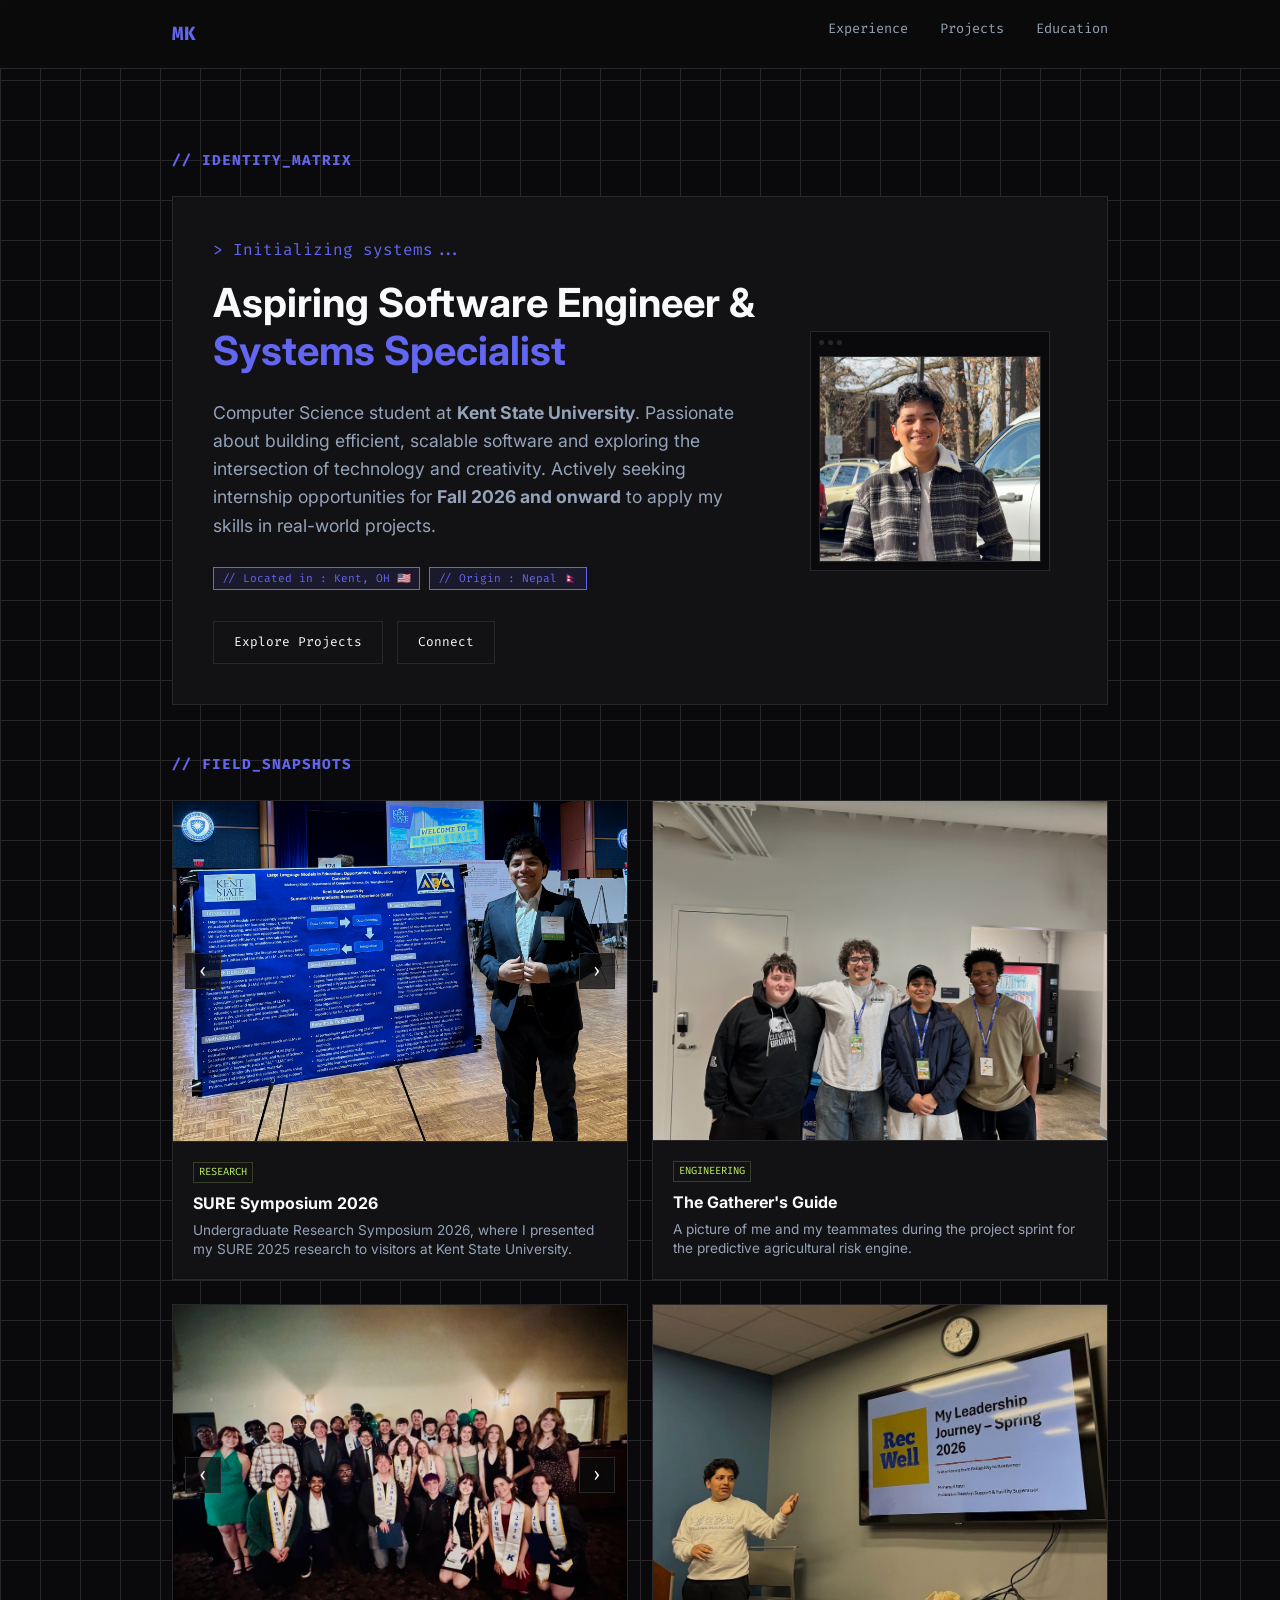
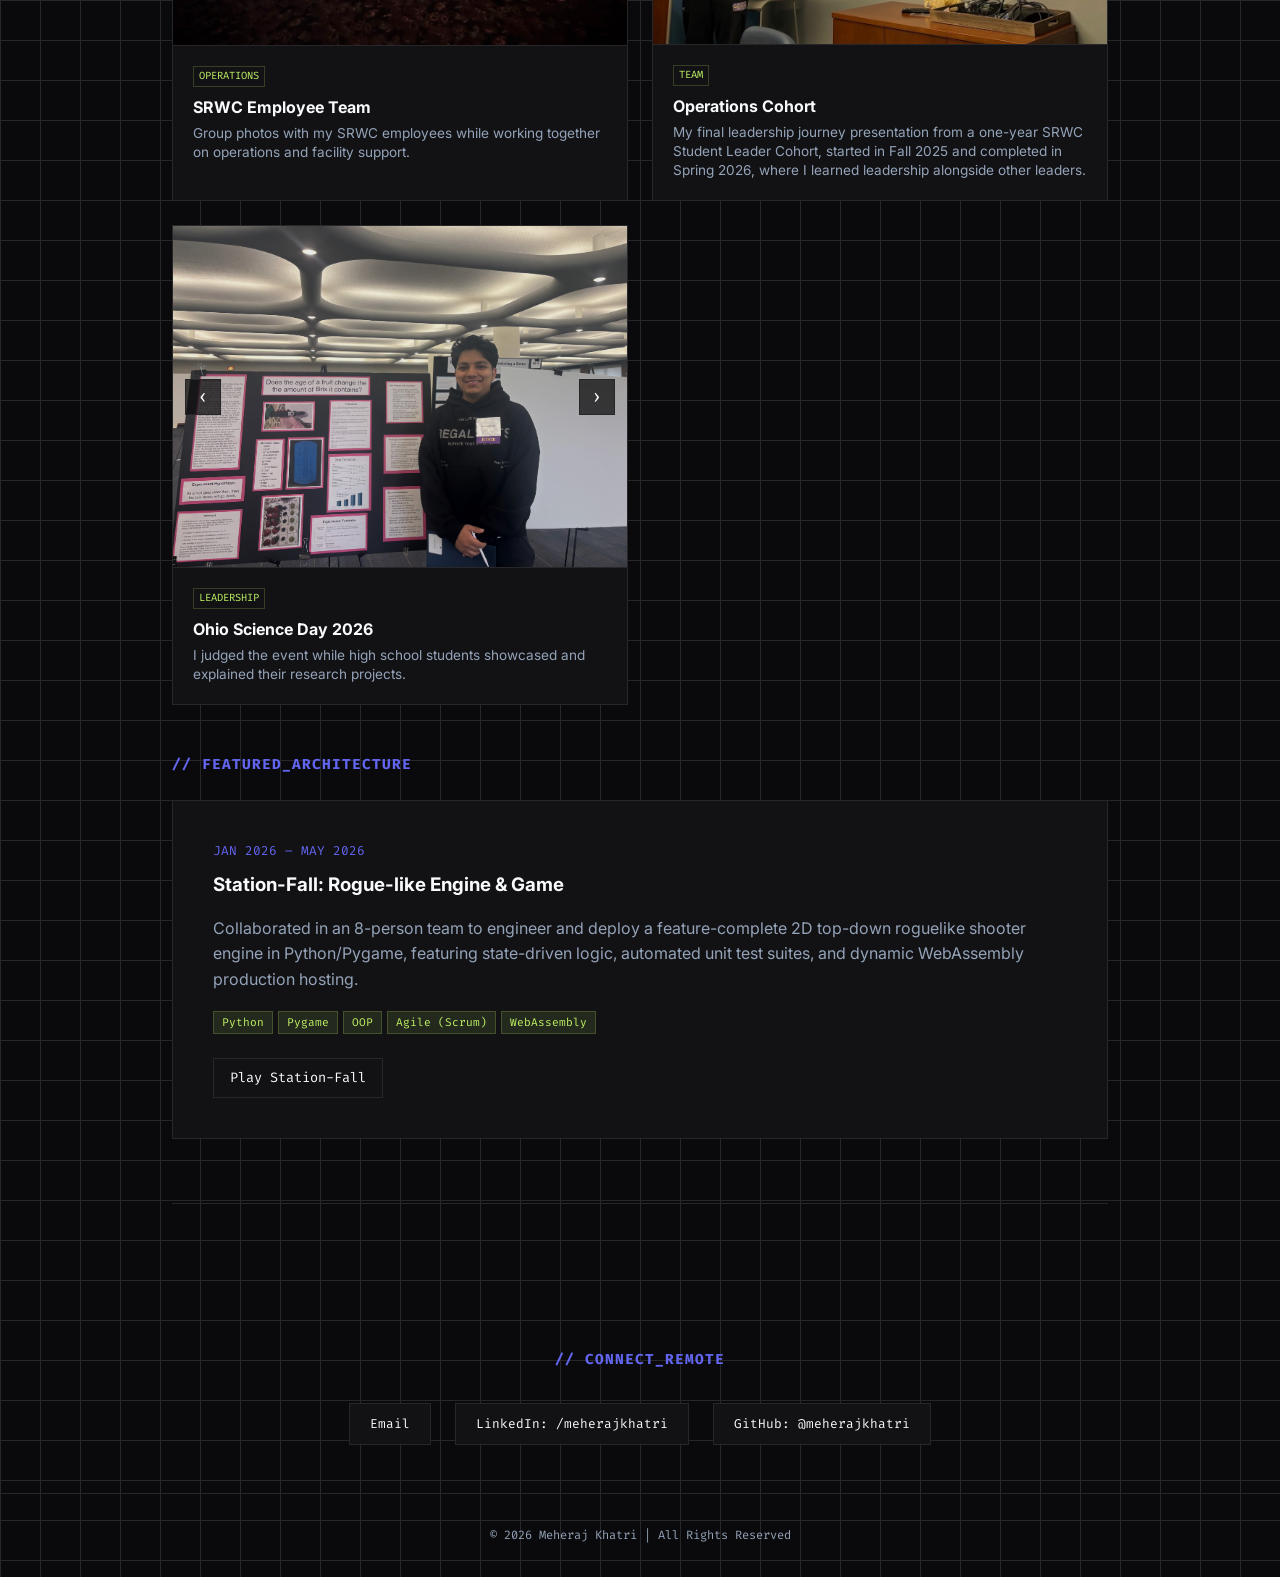
<file: index.html>
<!DOCTYPE html>
<html lang="en">
<head>
    <meta charset="UTF-8">
    <meta name="viewport" content="width=device-width, initial-scale=1">
    <title>Meheraj Khatri | Software Engineer</title>
    <link rel="stylesheet" href="style.css">
    <link href="https://fonts.googleapis.com/css2?family=Inter:wght@400;600;800&family=Fira+Code:wght@400;500&display=swap" rel="stylesheet">
</head>
<body>
    <nav>
        <div class="container nav-content">
            <a href="index.html" class="logo">MK</a>
            <ul class="nav-links">
                <li><a href="experience.html">Experience</a></li>
                <li><a href="projects.html">Projects</a></li>
                <li><a href="education.html">Education</a></li>
            </ul>
        </div>
    </nav>

    <main class="container" style="padding-top: 2rem;">
        
        <section>
            <h2 class="section-title">// IDENTITY_MATRIX</h2>
            <div class="card profile-card-layout">
                <div class="profile-text-content">
                    <p style="font-family: 'Fira Code'; color: var(--primary); margin-bottom: 1rem;">> Initializing systems...</p>
                    <h1 style="font-size: 2.5rem; line-height: 1.2; margin-bottom: 1.5rem;">
                        Aspiring Software Engineer & <br><span style="color: var(--primary)">Systems Specialist</span>
                    </h1>
                    <p style="font-size: 1.1rem; color: var(--text-muted); margin-bottom: 1.5rem;">
                        Computer Science student at <strong>Kent State University</strong>. 
                        Passionate about building efficient, scalable software and exploring the intersection of technology and creativity.
                        Actively seeking internship opportunities for <strong>Fall 2026 and onward</strong> to apply my skills in real-world projects.
                    </p>
                    
                    <div style="margin-bottom: 2rem;">
                        <span class="tech-tag" style="color: var(--primary); background: rgba(99, 102, 241, 0.1); border-color: var(--primary);">// Located in : Kent, OH 🇺🇸</span>
                        <span class="tech-tag" style="color: var(--primary); background: rgba(99, 102, 241, 0.1); border-color: var(--primary);">// Origin : Nepal 🇳🇵</span>
                    </div>

                    <div>
                        <a href="projects.html" class="btn">Explore Projects</a>
                        <a href="#contact" class="btn" style="margin-left: 10px;">Connect</a>
                    </div>
                </div>

                <div class="profile-image-container">
                    <div class="avatar-terminal-frame">
                        <div class="terminal-dots">
                            <span class="dot"></span><span class="dot"></span><span class="dot"></span>
                        </div>
                        <img src="images/profile.jpeg" alt="Meheraj Khatri" class="profile-img">
                    </div>
                </div>
            </div>
        </section>

        <section>
            <h2 class="section-title">// FIELD_SNAPSHOTS</h2>
            <div class="photo-matrix-grid">
                
                <div class="photo-card-wrapper photo-carousel-card" data-photo-carousel>
                    <div class="photo-carousel-frame">
                        <button type="button" class="photo-carousel-button photo-carousel-prev" aria-label="Previous SURE Symposium photo">‹</button>
                        <div class="photo-carousel-viewport">
                            <div class="photo-carousel-track">
                                <div class="photo-carousel-slide">
                                    <img src="images/SURE_Symposium_2.jpeg" alt="SURE Symposium 2026 presentation photo 1">
                                </div>
                                <div class="photo-carousel-slide">
                                    <img src="images/SURE_Symposium_1.jpeg" alt="SURE Symposium 2026 presentation photo 2">
                                </div>
                            </div>
                        </div>
                        <button type="button" class="photo-carousel-button photo-carousel-next" aria-label="Next SURE Symposium photo">›</button>
                    </div>
                    <div class="photo-card-details">
                        <span class="photo-tag">RESEARCH</span>
                        <h4>SURE Symposium 2026</h4>
                        <p>Undergraduate Research Symposium 2026, where I presented my SURE 2025 research to visitors at Kent State University.</p>
                    </div>
                </div>

                <div class="photo-card-wrapper">
                    <div class="uniform-photo-frame">
                        <img src="images/Hackathon_team.jpeg" alt="Kent Hack Enough Team">
                    </div>
                    <div class="photo-card-details">
                        <span class="photo-tag">ENGINEERING</span>
                        <h4>The Gatherer's Guide</h4>
                        <p>A picture of me and my teammates during the project sprint for the predictive agricultural risk engine.</p>
                    </div>
                </div>

                <div class="photo-card-wrapper photo-carousel-card" data-photo-carousel>
                    <div class="photo-carousel-frame">
                        <button type="button" class="photo-carousel-button photo-carousel-prev" aria-label="Previous SRWC photo">‹</button>
                        <div class="photo-carousel-viewport">
                            <div class="photo-carousel-track">
                                <div class="photo-carousel-slide">
                                    <img src="images/SRWC_Operations.jpeg" alt="SRWC employee group photo 1">
                                </div>
                                <div class="photo-carousel-slide">
                                    <img src="images/SRWC.jpeg" alt="SRWC employee group photo 2">
                                </div>
                            </div>
                        </div>
                        <button type="button" class="photo-carousel-button photo-carousel-next" aria-label="Next SRWC photo">›</button>
                    </div>
                    <div class="photo-card-details">
                        <span class="photo-tag">OPERATIONS</span>
                        <h4>SRWC Employee Team</h4>
                        <p>Group photos with my SRWC employees while working together on operations and facility support.</p>
                    </div>
                </div>

                <div class="photo-card-wrapper">
                    <div class="uniform-photo-frame">
                        <img src="images/srwc_student_cohort.jpeg" alt="SRWC Student Cohort">
                    </div>
                    <div class="photo-card-details">
                        <span class="photo-tag">TEAM</span>
                        <h4>Operations Cohort</h4>
                        <p>My final leadership journey presentation from a one-year SRWC Student Leader Cohort, started in Fall 2025 and completed in Spring 2026, where I learned leadership alongside other leaders.</p>
                    </div>
                </div>

                <div class="photo-card-wrapper photo-carousel-card" data-photo-carousel>
                    <div class="photo-carousel-frame">
                        <button type="button" class="photo-carousel-button photo-carousel-prev" aria-label="Previous Ohio Science Day photo">‹</button>
                        <div class="photo-carousel-viewport">
                            <div class="photo-carousel-track">
                                <div class="photo-carousel-slide">
                                    <img src="images/Judging_Ohio_Science_Day_1.jpeg" alt="Ohio Science Day 2026 judging photo 1">
                                </div>
                                <div class="photo-carousel-slide">
                                    <img src="images/Judging_Ohio_Science_Day_2.jpeg" alt="Ohio Science Day 2026 judging photo 2">
                                </div>
                            </div>
                        </div>
                        <button type="button" class="photo-carousel-button photo-carousel-next" aria-label="Next Ohio Science Day photo">›</button>
                    </div>
                    <div class="photo-card-details">
                        <span class="photo-tag">LEADERSHIP</span>
                        <h4>Ohio Science Day 2026</h4>
                        <p>I judged the event while high school students showcased and explained their research projects.</p>
                    </div>
                </div>

            </div>
        </section>

        <section>
            <h2 class="section-title">// FEATURED_ARCHITECTURE</h2>
            <div class="card">
                <span class="date-tag">JAN 2026 – MAY 2026</span>
                <h3>Station-Fall: Rogue-like Engine & Game</h3>
                <p style="color: var(--text-muted); margin: 1rem 0;">Collaborated in an 8-person team to engineer and deploy a feature-complete 2D top-down roguelike shooter engine in Python/Pygame, featuring state-driven logic, automated unit test suites, and dynamic WebAssembly production hosting.</p>
                <div style="margin-bottom: 1.5rem;">
                    <span class="tech-tag">Python</span><span class="tech-tag">Pygame</span><span class="tech-tag">OOP</span><span class="tech-tag">Agile (Scrum)</span><span class="tech-tag">WebAssembly</span>
                </div>
                <a href="https://stationfallteam.github.io/Station-fall/" target="_blank" class="btn" style="font-size: 0.85rem; padding: 0.5rem 1rem;">Play Station-Fall</a>
            </div>
        </section>

        <section id="contact" class="contact-footer">
            <h2 class="section-title">// CONNECT_REMOTE</h2>
            <div class="contact-links">
                <a href="mailto:mkhatri5@kent.edu" class="btn">Email</a>
                <a href="https://linkedin.com/in/meherajkhatri/" target="_blank" class="btn">LinkedIn: /meherajkhatri</a>
                <a href="https://github.com/meherajkhatri" target="_blank" class="btn">GitHub: @meherajkhatri</a>
            </div>
        </section>
    </main>
    <footer>© 2026 Meheraj Khatri | All Rights Reserved</footer>
    <script src="main.js"></script>
</body>
</html>
</file>
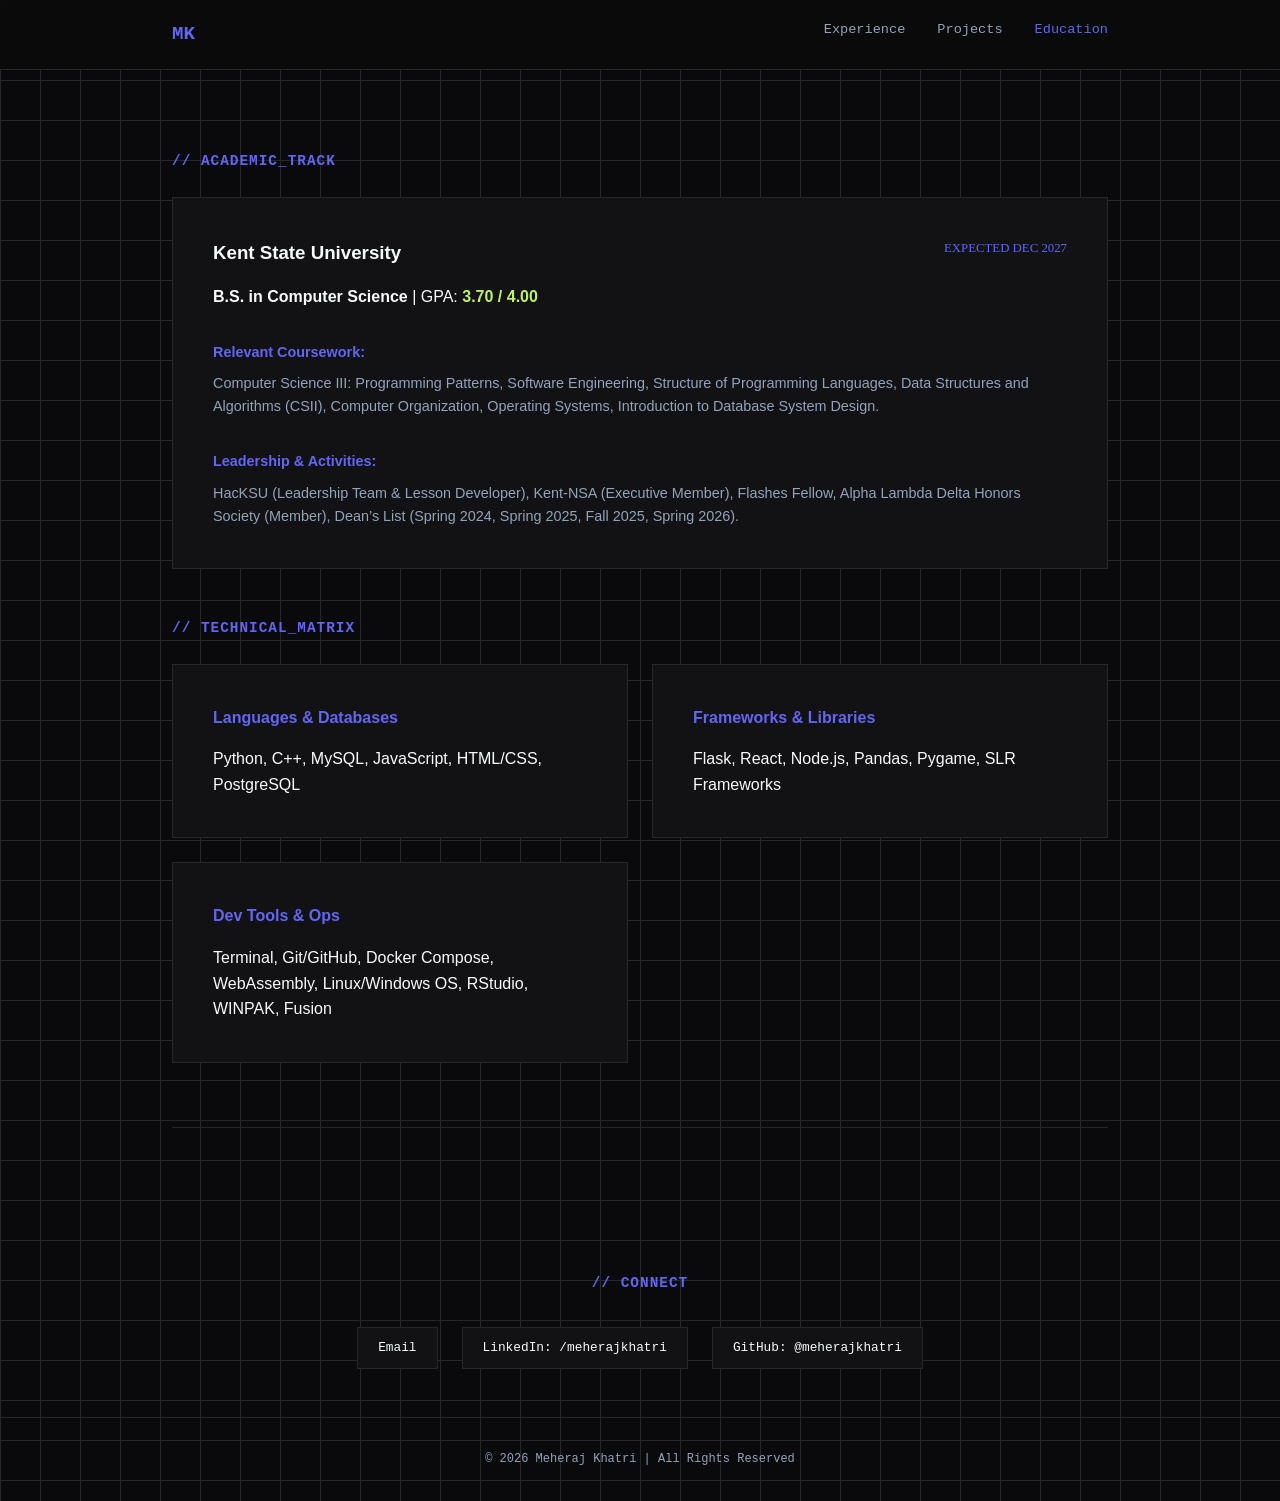
<file: education.html>
<!DOCTYPE html>
<html lang="en">
<head>
    <meta charset="UTF-8">
    <title>Education | Meheraj Khatri</title>
    <link rel="stylesheet" href="style.css">
</head>
<body>
    <nav>
        <div class="container nav-content">
            <a href="index.html" class="logo">MK</a>
            <ul class="nav-links">
                <li><a href="experience.html">Experience</a></li>
                <li><a href="projects.html">Projects</a></li>
                <li><a href="education.html" class="active">Education</a></li>
            </ul>
        </div>
    </nav>

    <main class="container" style="padding-top: 2rem;">
        
        <section>
            <h2 class="section-title">// ACADEMIC_TRACK</h2>
            <div class="card">
                <div style="display: flex; justify-content: space-between; align-items: flex-start; margin-bottom: 1rem;">
                    <h3>Kent State University</h3>
                    <span class="date-tag">EXPECTED DEC 2027</span>
                </div>
                <p><strong>B.S. in Computer Science</strong> | GPA: <strong style="color: var(--accent);">3.70 / 4.00</strong></p>
                
                <div style="margin-top: 2rem;">
                    <h4 style="color: var(--primary); font-size: 0.9rem; margin-bottom: 0.5rem;">Relevant Coursework:</h4>
                    <p style="color: var(--text-muted); font-size: 0.9rem;">
                        Computer Science III: Programming Patterns, Software Engineering, Structure of Programming Languages, Data Structures and Algorithms (CSII), Computer Organization, Operating Systems, Introduction to Database System Design.
                    </p>
                </div>

                <div style="margin-top: 2rem;">
                    <h4 style="color: var(--primary); font-size: 0.9rem; margin-bottom: 0.5rem;">Leadership & Activities:</h4>
                    <p style="color: var(--text-muted); font-size: 0.9rem;">
                        HacKSU (Leadership Team & Lesson Developer), Kent-NSA (Executive Member), Flashes Fellow, Alpha Lambda Delta Honors Society (Member), Dean’s List (Spring 2024, Spring 2025, Fall 2025, Spring 2026).
                    </p>
                </div>
            </div>
        </section>

        <section>
            <h2 class="section-title">// TECHNICAL_MATRIX</h2>
            <div style="display: grid; grid-template-columns: repeat(auto-fit, minmax(300px, 1fr)); gap: 1.5rem;">
                <div class="card" style="margin-bottom: 0;">
                    <h4 style="color: var(--primary); margin-bottom: 1rem;">Languages & Databases</h4>
                    <p>Python, C++, MySQL, JavaScript, HTML/CSS, PostgreSQL</p>
                </div>
                <div class="card" style="margin-bottom: 0;">
                    <h4 style="color: var(--primary); margin-bottom: 1rem;">Frameworks & Libraries</h4>
                    <p>Flask, React, Node.js, Pandas, Pygame, SLR Frameworks</p>
                </div>
                <div class="card" style="margin-bottom: 0;">
                    <h4 style="color: var(--primary); margin-bottom: 1rem;">Dev Tools & Ops</h4>
                    <p>Terminal, Git/GitHub, Docker Compose, WebAssembly, Linux/Windows OS, RStudio, WINPAK, Fusion</p>
                </div>
            </div>
        </section>

        <section id="contact" class="contact-footer">
            <h2 class="section-title">// CONNECT</h2>
            <div class="contact-links">
                <a href="mailto:mkhatri5@kent.edu" class="btn">Email</a>
                <a href="https://linkedin.com/in/meherajkhatri/" target="_blank" class="btn">LinkedIn: /meherajkhatri</a>
                <a href="https://github.com/meherajkhatri" target="_blank" class="btn">GitHub: @meherajkhatri</a>
            </div>
        </section>
    </main>
    <footer>© 2026 Meheraj Khatri | All Rights Reserved</footer>
</body>
</html>
</file>
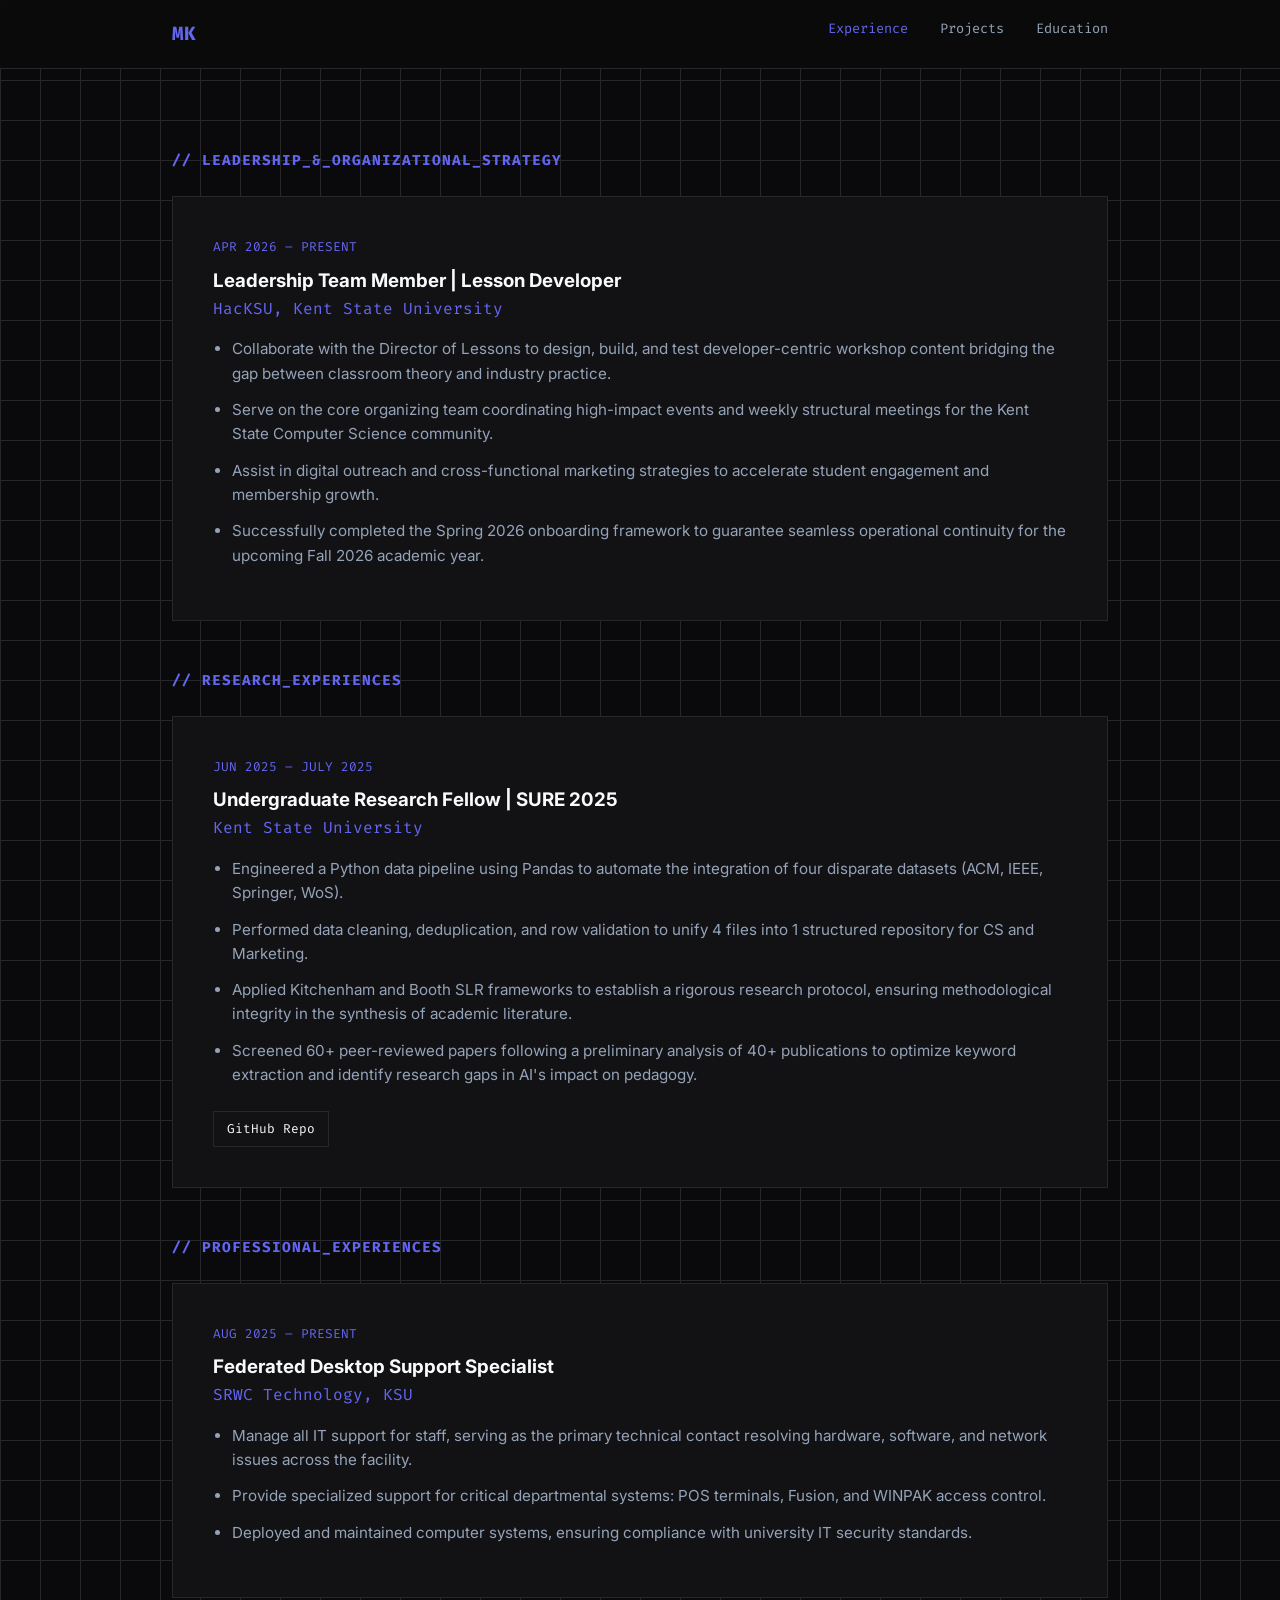
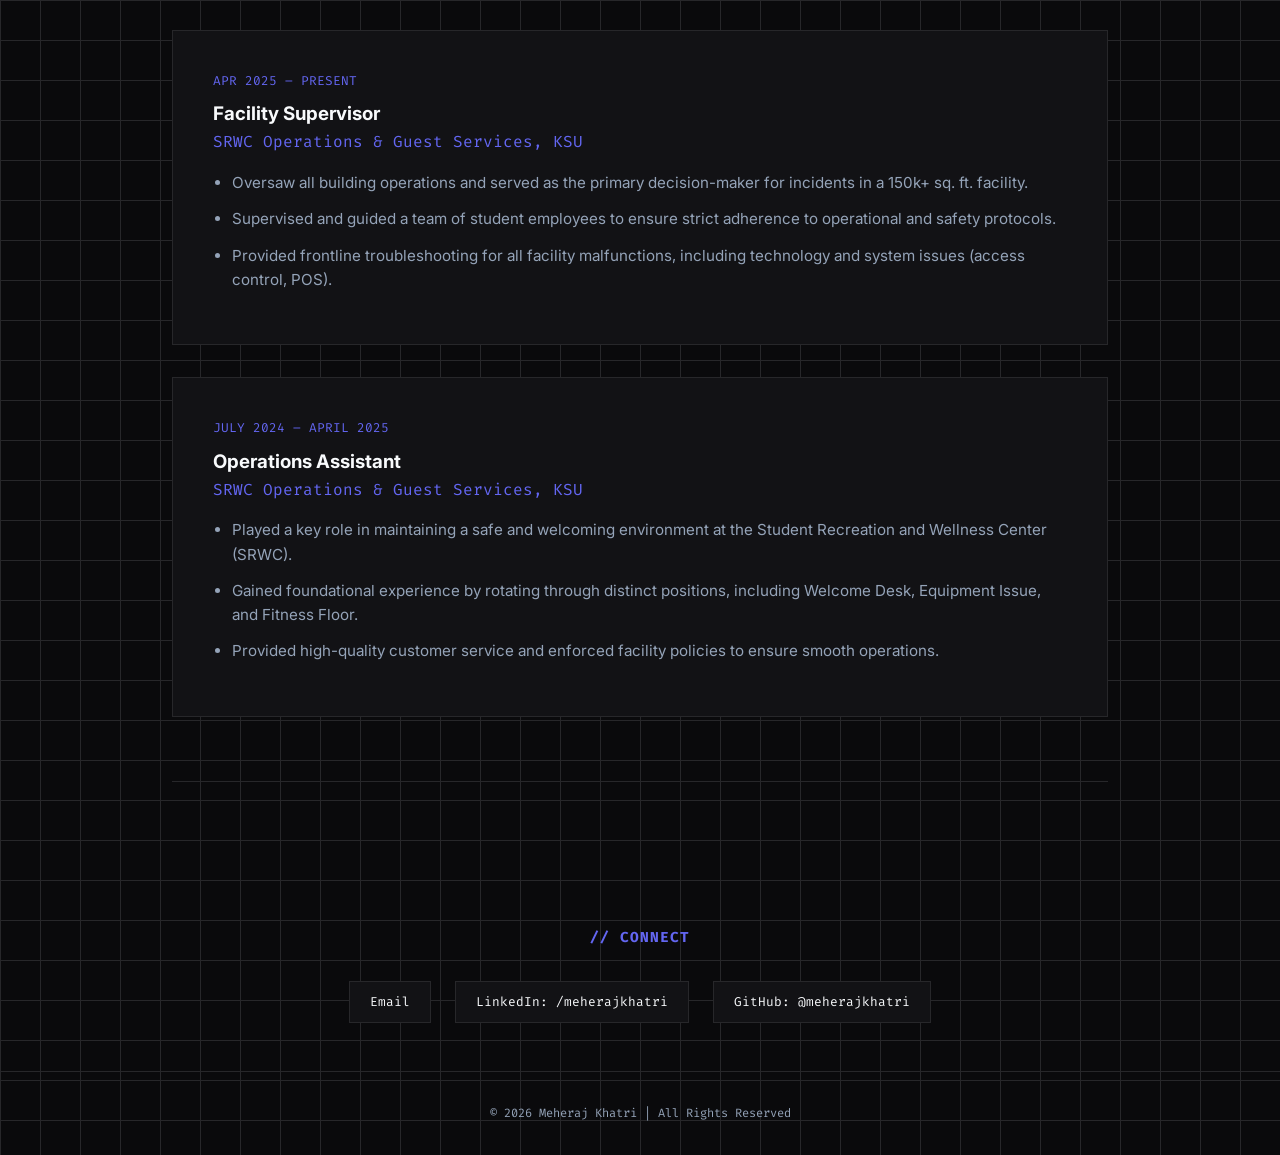
<file: experience.html>
<!DOCTYPE html>
<html lang="en">
<head>
    <meta charset="UTF-8">
    <title>Experience | Meheraj Khatri</title>
    <link rel="stylesheet" href="style.css">
    <link href="https://fonts.googleapis.com/css2?family=Inter:wght@400;600;800&family=Fira+Code:wght@400;500&display=swap" rel="stylesheet">
</head>
<body>
    <nav>
        <div class="container nav-content">
            <a href="index.html" class="logo">MK</a>
            <ul class="nav-links">
                <li><a href="experience.html" class="active">Experience</a></li>
                <li><a href="projects.html">Projects</a></li>
                <li><a href="education.html">Education</a></li>
            </ul>
        </div>
    </nav>

    <main class="container" style="padding-top: 2rem;">
        
        <section>
            <h2 class="section-title">// LEADERSHIP_&_ORGANIZATIONAL_STRATEGY</h2>
            <div class="card">
                <span class="date-tag">APR 2026 – PRESENT</span>
                <h3>Leadership Team Member | Lesson Developer</h3>
                <p style="color: var(--primary); font-family: 'Fira Code'; margin-bottom: 1rem;">HacKSU, Kent State University</p>
                <ul>
                    <li>Collaborate with the Director of Lessons to design, build, and test developer-centric workshop content bridging the gap between classroom theory and industry practice.</li>
                    <li>Serve on the core organizing team coordinating high-impact events and weekly structural meetings for the Kent State Computer Science community.</li>
                    <li>Assist in digital outreach and cross-functional marketing strategies to accelerate student engagement and membership growth.</li>
                    <li>Successfully completed the Spring 2026 onboarding framework to guarantee seamless operational continuity for the upcoming Fall 2026 academic year.</li>
                </ul>
            </div>
        </section>

        <section>
            <h2 class="section-title">// RESEARCH_EXPERIENCES</h2>
            <div class="card">
                <span class="date-tag">JUN 2025 – JULY 2025</span>
                <h3>Undergraduate Research Fellow | SURE 2025</h3>
                <p style="color: var(--primary); font-family: 'Fira Code'; margin-bottom: 1rem;">Kent State University</p>
                <ul>
                    <li>Engineered a Python data pipeline using Pandas to automate the integration of four disparate datasets (ACM, IEEE, Springer, WoS).</li>
                    <li>Performed data cleaning, deduplication, and row validation to unify 4 files into 1 structured repository for CS and Marketing.</li>
                    <li>Applied Kitchenham and Booth SLR frameworks to establish a rigorous research protocol, ensuring methodological integrity in the synthesis of academic literature.</li>
                    <li>Screened 60+ peer-reviewed papers following a preliminary analysis of 40+ publications to optimize keyword extraction and identify research gaps in AI's impact on pedagogy.</li>
                </ul>
                <div style="margin-top: 1.5rem; display: flex; gap: 10px; flex-wrap: wrap;">
                <a href="https://github.com/meherajkhatri/Data_Sort_SURE_Project" target="_blank" class="btn" style="font-size: 0.8rem; padding: 0.4rem 0.8rem;">GitHub Repo</a>
            </div>
            </div>
        </section>

        <section>
            <h2 class="section-title">// PROFESSIONAL_EXPERIENCES</h2>
            <div class="card">
                <span class="date-tag">AUG 2025 – PRESENT</span>
                <h3>Federated Desktop Support Specialist</h3>
                <p style="color: var(--primary); font-family: 'Fira Code'; margin-bottom: 1rem;">SRWC Technology, KSU</p>
                <ul>
                    <li>Manage all IT support for staff, serving as the primary technical contact resolving hardware, software, and network issues across the facility.</li>
                    <li>Provide specialized support for critical departmental systems: POS terminals, Fusion, and WINPAK access control.</li>
                    <li>Deployed and maintained computer systems, ensuring compliance with university IT security standards.</li>
                </ul>
            </div>

            <div class="card">
                <span class="date-tag">APR 2025 – PRESENT</span>
                <h3>Facility Supervisor</h3>
                <p style="color: var(--primary); font-family: 'Fira Code'; margin-bottom: 1rem;">SRWC Operations & Guest Services, KSU</p>
                <ul>
                    <li>Oversaw all building operations and served as the primary decision-maker for incidents in a 150k+ sq. ft. facility.</li>
                    <li>Supervised and guided a team of student employees to ensure strict adherence to operational and safety protocols.</li>
                    <li>Provided frontline troubleshooting for all facility malfunctions, including technology and system issues (access control, POS).</li>
                </ul>
            </div>

            <div class="card">
                <span class="date-tag">JULY 2024 – APRIL 2025</span>
                <h3>Operations Assistant</h3>
                <p style="color: var(--primary); font-family: 'Fira Code'; margin-bottom: 1rem;">SRWC Operations & Guest Services, KSU</p>
                <ul>
                    <li>Played a key role in maintaining a safe and welcoming environment at the Student Recreation and Wellness Center (SRWC).</li>
                    <li>Gained foundational experience by rotating through distinct positions, including Welcome Desk, Equipment Issue, and Fitness Floor.</li>
                    <li>Provided high-quality customer service and enforced facility policies to ensure smooth operations.</li>
                </ul>
            </div>
        </section>

        <section id="contact" class="contact-footer">
            <h2 class="section-title">// CONNECT</h2>
            <div class="contact-links">
                <a href="mailto:mkhatri5@kent.edu" class="btn">Email</a>
                <a href="https://linkedin.com/in/meherajkhatri/" target="_blank" class="btn">LinkedIn: /meherajkhatri</a>
                <a href="https://github.com/meherajkhatri" target="_blank" class="btn">GitHub: @meherajkhatri</a>
            </div>
        </section>
    </main>
    <footer>© 2026 Meheraj Khatri | All Rights Reserved</footer>
</body>
</html>
</file>
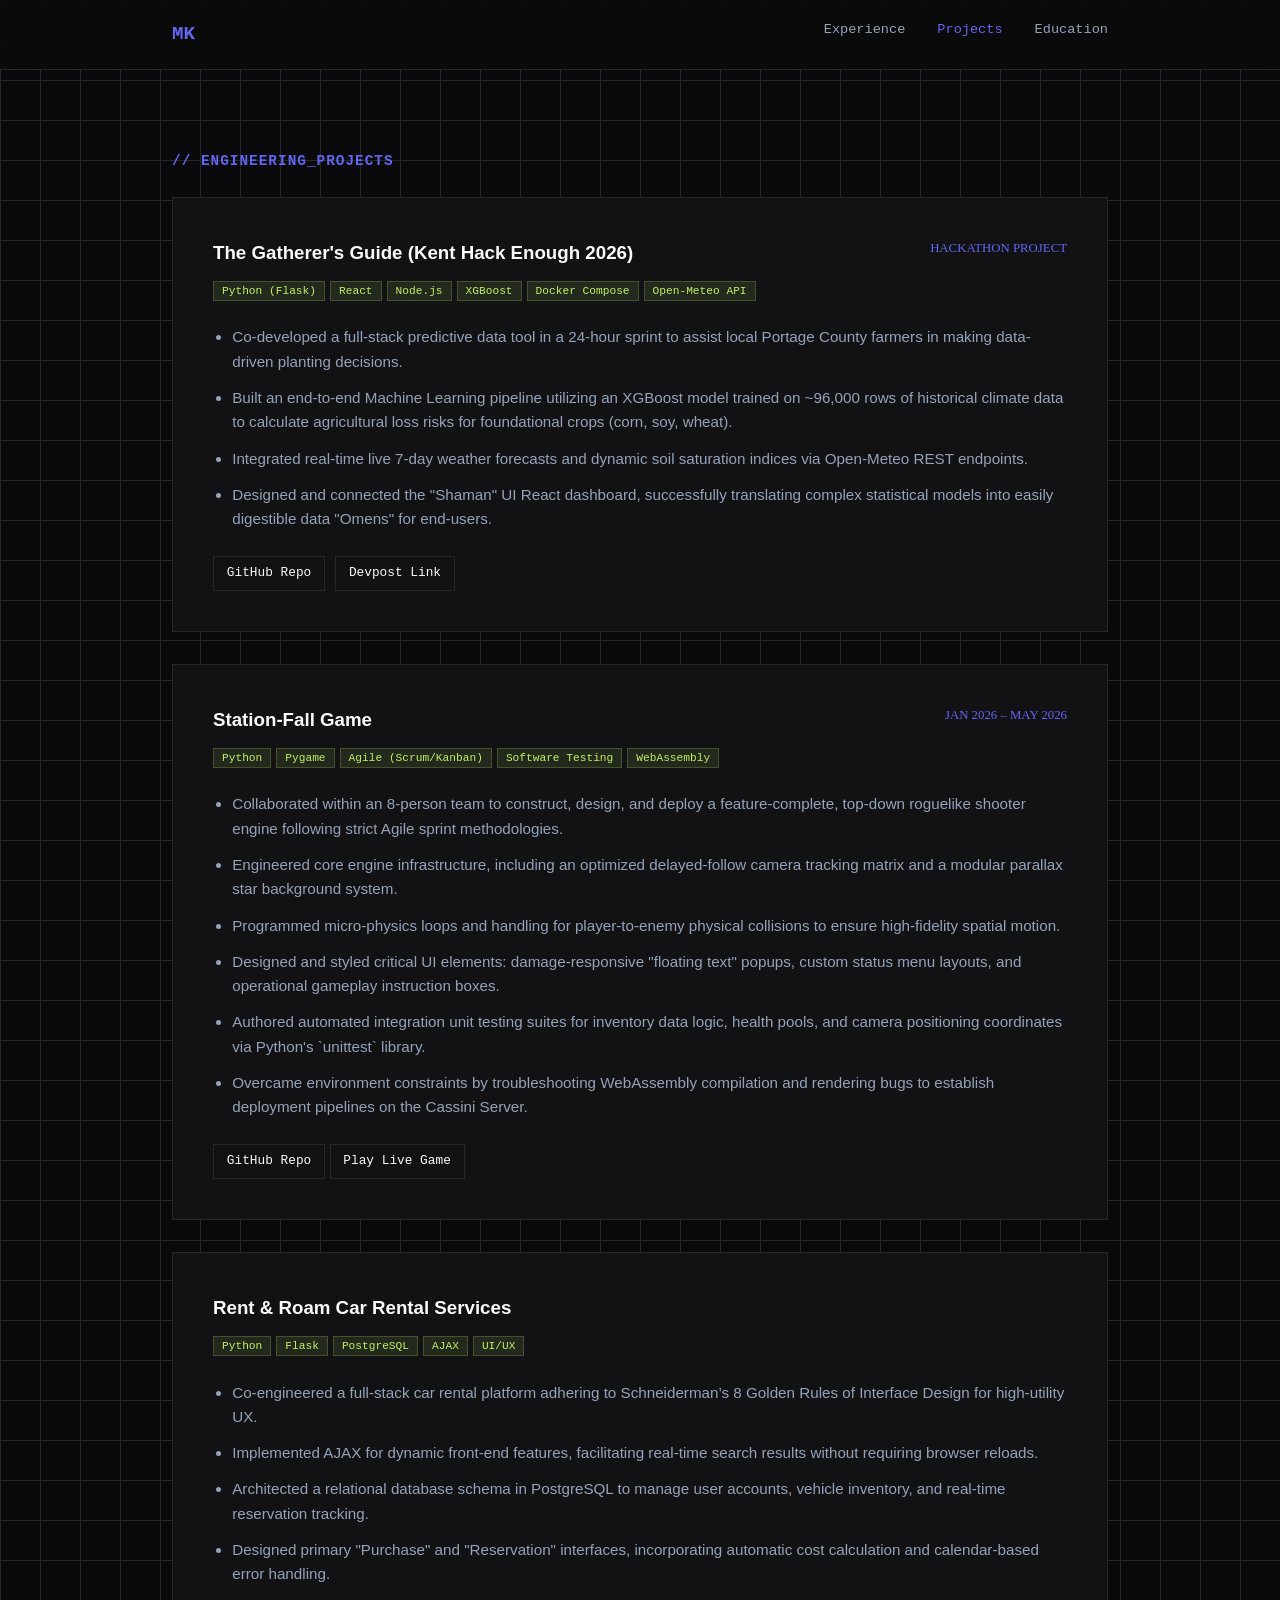
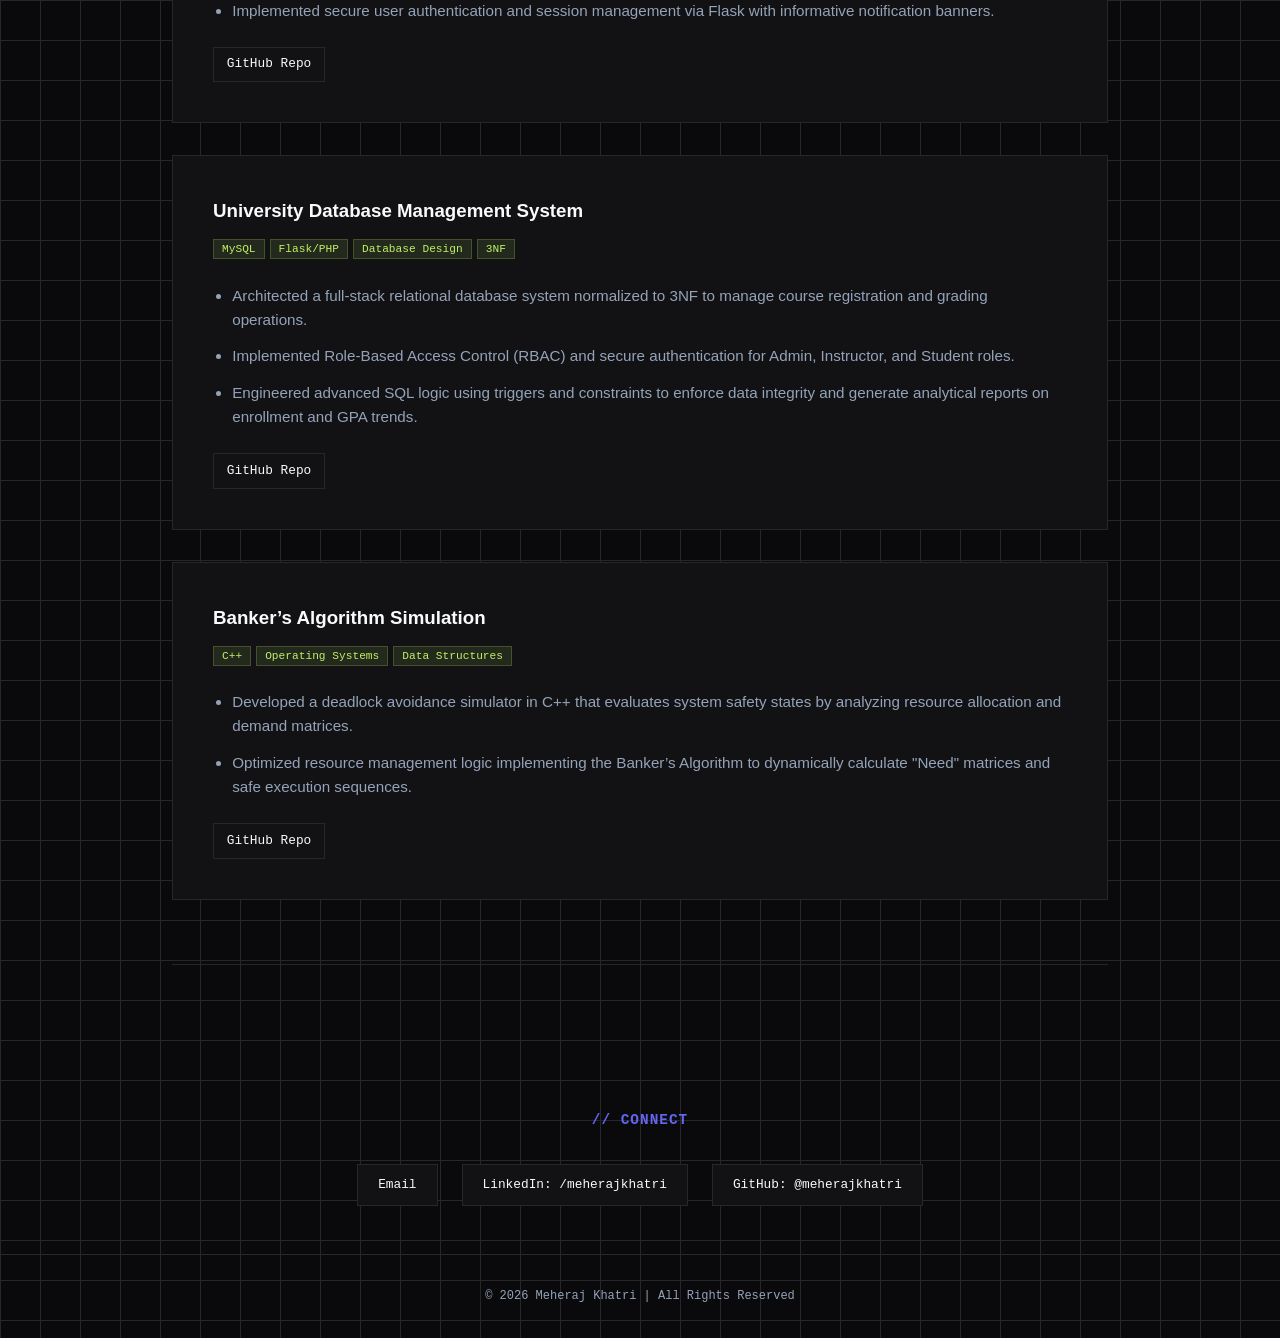
<file: projects.html>
<!DOCTYPE html>
<html lang="en">
<head>
    <meta charset="UTF-8">
    <title>Projects | Meheraj Khatri</title>
    <link rel="stylesheet" href="style.css">
</head>
<body>
    <nav>
        <div class="container nav-content">
            <a href="index.html" class="logo">MK</a>
            <ul class="nav-links">
                <li><a href="experience.html">Experience</a></li>
                <li><a href="projects.html" class="active">Projects</a></li>
                <li><a href="education.html">Education</a></li>
            </ul>
        </div>
    </nav>

    <main class="container" style="padding-top: 2rem;">
        <h2 class="section-title">// ENGINEERING_PROJECTS</h2>

        <div class="card">
            <div style="display: flex; justify-content: space-between; align-items: flex-start; flex-wrap: wrap; gap: 0.5rem;">
                <h3>The Gatherer's Guide (Kent Hack Enough 2026)</h3>
                <span class="date-tag" style="position: static; margin-bottom: 0.5rem;">HACKATHON PROJECT</span>
            </div>
            <div style="margin: 0.5rem 0 1.5rem;">
                <span class="tech-tag">Python (Flask)</span><span class="tech-tag">React</span><span class="tech-tag">Node.js</span><span class="tech-tag">XGBoost</span><span class="tech-tag">Docker Compose</span><span class="tech-tag">Open-Meteo API</span>
            </div>
            <ul>
                <li>Co-developed a full-stack predictive data tool in a 24-hour sprint to assist local Portage County farmers in making data-driven planting decisions.</li>
                <li>Built an end-to-end Machine Learning pipeline utilizing an XGBoost model trained on ~96,000 rows of historical climate data to calculate agricultural loss risks for foundational crops (corn, soy, wheat).</li>
                <li>Integrated real-time live 7-day weather forecasts and dynamic soil saturation indices via Open-Meteo REST endpoints.</li>
                <li>Designed and connected the "Shaman" UI React dashboard, successfully translating complex statistical models into easily digestible data "Omens" for end-users.</li>
            </ul>
            <div style="margin-top: 1.5rem; display: flex; gap: 10px; flex-wrap: wrap;">
                <a href="https://github.com/KHE-2026-HackSquad/gatherers-guide" target="_blank" class="btn" style="font-size: 0.8rem; padding: 0.4rem 0.8rem;">GitHub Repo</a>
                <a href="https://devpost.com/software/the-gatherer-s-guide" target="_blank" class="btn" style="font-size: 0.8rem; padding: 0.4rem 0.8rem;">Devpost Link</a>
            </div>
        </div>

        <div class="card">
            <div style="display: flex; justify-content: space-between; align-items: flex-start; flex-wrap: wrap; gap: 0.5rem;">
                <h3>Station-Fall Game</h3>
                <span class="date-tag" style="position: static; margin-bottom: 0.5rem;">JAN 2026 – MAY 2026</span>
            </div>
            <div style="margin: 0.5rem 0 1.5rem;">
                <span class="tech-tag">Python</span><span class="tech-tag">Pygame</span><span class="tech-tag">Agile (Scrum/Kanban)</span><span class="tech-tag">Software Testing</span><span class="tech-tag">WebAssembly</span>
            </div>
            <ul>
                <li>Collaborated within an 8-person team to construct, design, and deploy a feature-complete, top-down roguelike shooter engine following strict Agile sprint methodologies.</li>
                <li>Engineered core engine infrastructure, including an optimized delayed-follow camera tracking matrix and a modular parallax star background system.</li>
                <li>Programmed micro-physics loops and handling for player-to-enemy physical collisions to ensure high-fidelity spatial motion.</li>
                <li>Designed and styled critical UI elements: damage-responsive "floating text" popups, custom status menu layouts, and operational gameplay instruction boxes.</li>
                <li>Authored automated integration unit testing suites for inventory data logic, health pools, and camera positioning coordinates via Python's `unittest` library.</li>
                <li>Overcame environment constraints by troubleshooting WebAssembly compilation and rendering bugs to establish deployment pipelines on the Cassini Server.</li>
            </ul>
            <div style="margin-top: 1.5rem;">
                <a href="https://github.com/StationFallTeam/Station-fall" target="_blank" class="btn" style="font-size: 0.8rem; padding: 0.4rem 0.8rem;">GitHub Repo</a>
                <a href="https://stationfallteam.github.io/Station-fall/" target="_blank" class="btn" style="font-size: 0.8rem; padding: 0.4rem 0.8rem;">Play Live Game</a>
            </div>
        </div>

        <div class="card">
            <h3>Rent & Roam Car Rental Services</h3>
            <div style="margin: 0.5rem 0 1.5rem;">
                <span class="tech-tag">Python</span><span class="tech-tag">Flask</span><span class="tech-tag">PostgreSQL</span><span class="tech-tag">AJAX</span><span class="tech-tag">UI/UX</span>
            </div>
            <ul>
                <li>Co-engineered a full-stack car rental platform adhering to Schneiderman’s 8 Golden Rules of Interface Design for high-utility UX.</li>
                <li>Implemented AJAX for dynamic front-end features, facilitating real-time search results without requiring browser reloads.</li>
                <li>Architected a relational database schema in PostgreSQL to manage user accounts, vehicle inventory, and real-time reservation tracking.</li>
                <li>Designed primary "Purchase" and "Reservation" interfaces, incorporating automatic cost calculation and calendar-based error handling.</li>
                <li>Implemented secure user authentication and session management via Flask with informative notification banners.</li>
            </ul>
            <div style="margin-top: 1.5rem; display: flex; gap: 10px; flex-wrap: wrap;">
                <a href="https://github.com/CRB112/HICProject" target="_blank" class="btn" style="font-size: 0.8rem; padding: 0.4rem 0.8rem;">GitHub Repo</a>
            </div>
        </div>

        <div class="card">
            <h3>University Database Management System</h3>
            <div style="margin: 0.5rem 0 1.5rem;">
                <span class="tech-tag">MySQL</span><span class="tech-tag">Flask/PHP</span><span class="tech-tag">Database Design</span><span class="tech-tag">3NF</span>
            </div>
            <ul>
                <li>Architected a full-stack relational database system normalized to 3NF to manage course registration and grading operations.</li>
                <li>Implemented Role-Based Access Control (RBAC) and secure authentication for Admin, Instructor, and Student roles.</li>
                <li>Engineered advanced SQL logic using triggers and constraints to enforce data integrity and generate analytical reports on enrollment and GPA trends.</li>
            </ul>
            <div style="margin-top: 1.5rem; display: flex; gap: 10px; flex-wrap: wrap;">
                <a href="https://github.com/CRB112/DatabaseProject" target="_blank" class="btn" style="font-size: 0.8rem; padding: 0.4rem 0.8rem;">GitHub Repo</a>
            </div>
        </div>

        <div class="card">
            <h3>Banker’s Algorithm Simulation</h3>
            <div style="margin: 0.5rem 0 1.5rem;">
                <span class="tech-tag">C++</span><span class="tech-tag">Operating Systems</span><span class="tech-tag">Data Structures</span>
            </div>
            <ul>
                <li>Developed a deadlock avoidance simulator in C++ that evaluates system safety states by analyzing resource allocation and demand matrices.</li>
                <li>Optimized resource management logic implementing the Banker’s Algorithm to dynamically calculate "Need" matrices and safe execution sequences.</li>
            </ul>
            <div style="margin-top: 1.5rem; display: flex; gap: 10px; flex-wrap: wrap;">
                <a href="https://github.com/meherajkhatri/OS_BankersAlgorithm_Project" target="_blank" class="btn" style="font-size: 0.8rem; padding: 0.4rem 0.8rem;">GitHub Repo</a>
            </div>
        </div>

        <section id="contact" class="contact-footer">
            <h2 class="section-title">// CONNECT</h2>
            <div class="contact-links">
                <a href="mailto:mkhatri5@kent.edu" class="btn">Email</a>
                <a href="https://linkedin.com/in/meherajkhatri/" target="_blank" class="btn">LinkedIn: /meherajkhatri</a>
                <a href="https://github.com/meherajkhatri" target="_blank" class="btn">GitHub: @meherajkhatri</a>
            </div>
        </section>
    </main>
    <footer>© 2026 Meheraj Khatri | All Rights Reserved</footer>
</body>
</html>
</file>
<file: style.css>
:root {
    --bg: #0a0a0c;
    --surface: #121215;
    --primary: #6366f1; /* Electric Indigo */
    --accent: #bef264;  /* Cyber Lime */
    --text: #f8fafc;
    --text-muted: #94a3b8;
    --border: #27272a;
    --glow: rgba(99, 102, 241, 0.15);
    --transition: all 0.2s cubic-bezier(0.4, 0, 0.2, 1);
}

/* Ensure images don't exceed their containers and keep natural aspect ratio */
img { max-width: 100%; height: auto; display: block; }

* { box-sizing: border-box; margin: 0; padding: 0; cursor: crosshair; }

body {
    background-color: var(--bg);
    background-image: 
        linear-gradient(var(--border) 1px, transparent 1px),
        linear-gradient(90deg, var(--border) 1px, transparent 1px);
    background-size: 40px 40px;
    color: var(--text);
    font-family: 'Inter', sans-serif;
    line-height: 1.6;
}

.container { max-width: 1000px; margin: 0 auto; padding: 0 2rem; }

/* Navigation */
nav {
    background: rgba(10, 10, 12, 0.9);
    backdrop-filter: blur(10px);
    border-bottom: 1px solid var(--border);
    position: sticky; top: 0; z-index: 1000; padding: 1rem 0;
}

.nav-content { display: flex; justify-content: space-between; align-items: center; }
.logo { font-family: 'Fira Code', monospace; font-weight: 700; color: var(--primary); text-decoration: none; font-size: 1.2rem; }
.nav-links { list-style: none; display: flex; gap: 2rem; }
.nav-links a { text-decoration: none; color: var(--text-muted); font-family: 'Fira Code', monospace; font-size: 0.85rem; }
.nav-links a.active, .nav-links a:hover { color: var(--primary); }

/* Components */
.card { background: var(--surface); border: 1px solid var(--border); padding: 2.5rem; margin-bottom: 2rem; transition: var(--transition); }
.card:hover { border-color: var(--primary); transform: translateY(-4px); box-shadow: 0 10px 30px var(--glow); }

.section-title { font-family: 'Fira Code', monospace; font-size: 0.9rem; color: var(--primary); margin: 3rem 0 1.5rem; text-transform: uppercase; letter-spacing: 1px; }

.btn {
    display: inline-block; padding: 10px 20px; font-family: 'Fira Code', monospace; font-size: 0.8rem;
    text-decoration: none; border: 1px solid var(--border); background: var(--surface); color: var(--text); transition: var(--transition);
}
.btn:hover { border-color: var(--accent); color: var(--accent); transform: translate(-2px, -2px); box-shadow: 4px 4px 0px var(--glow); }

.tech-tag {
    font-family: 'Fira Code', monospace; font-size: 0.7rem; color: var(--accent);
    background: rgba(190, 242, 100, 0.1); padding: 3px 8px; margin-right: 5px; border: 1px solid rgba(190, 242, 100, 0.2);
}

.date-tag { font-family: 'Fira Code'; font-size: 0.8rem; color: var(--primary); margin-bottom: 0.5rem; display: block; }

ul { padding-left: 1.2rem; color: var(--text-muted); font-size: 0.95rem; }
li { margin-bottom: 0.75rem; }

/* Contact Footer */
.contact-footer { padding: 6rem 0 3rem; border-top: 1px solid var(--border); margin-top: 4rem; text-align: center; }
.contact-links { display: flex; justify-content: center; gap: 1.5rem; margin-top: 2rem; flex-wrap: wrap; }
footer { padding: 2rem 0; font-family: 'Fira Code', monospace; font-size: 0.75rem; color: var(--text-muted); text-align: center; border-top: 1px solid var(--border); }


/* ==========================================================================
   NEW INTEGRATIONS: SYNCED PROFILE IDENTITY CARD & MATRICES
   ========================================================================== */

/* Inner Card-Split Identity Layout */
.profile-card-layout {
    display: grid;
    grid-template-columns: 2fr 1fr;
    gap: 2rem;
    align-items: center;
}

.profile-image-container {
    display: flex;
    justify-content: center;
    align-items: center;
    width: 100%;
}

/* Fluid Terminal Design for Profile Frame */
.avatar-terminal-frame {
    position: relative;
    width: 100%;
    max-width: 240px;
    aspect-ratio: 1 / 1; /* Locks Profile Picture Box into a Perfect Square */
    border: 1px solid var(--border);
    background: var(--bg);
    padding: 24px 8px 8px 8px;
    box-sizing: border-box;
}

.terminal-dots {
    position: absolute;
    top: 8px;
    left: 8px;
    display: flex;
    gap: 4px;
}

.terminal-dots .dot {
    width: 5px;
    height: 5px;
    background: var(--border);
    border-radius: 50%;
}

.profile-img {
    width: 100%;
    height: 100%;
    object-fit: cover;
    border: 1px solid var(--border);
    transition: var(--transition);
}

/* Hover Configurations mapping to Identity Matrix Group */
.card:hover .profile-img {
    border-color: var(--primary);
}

.card:hover .terminal-dots .dot:nth-child(1) { background: #ef4444; }
.card:hover .terminal-dots .dot:nth-child(2) { background: #eab308; }
.card:hover .terminal-dots .dot:nth-child(3) { background: #22c55e; }

@media (max-width: 768px) {
    .profile-card-layout {
        grid-template-columns: 1fr;
    }
    .profile-image-container {
        order: -1;
        margin-bottom: 1rem;
        justify-content: flex-start;
    }
}

/* Symmetrical Grid Matrix */
.photo-matrix-grid {
    display: grid;
    grid-template-columns: repeat(2, minmax(0, 1fr));
    gap: 1.5rem;
    margin-bottom: 2rem;
}

@media (max-width: 900px) {
    .photo-matrix-grid {
        grid-template-columns: 1fr;
    }
}

.photo-card-wrapper {
    background: var(--surface);
    border: 1px solid var(--border);
    display: flex;
    flex-direction: column;
    overflow: hidden;
    transition: var(--transition);
}

/* Strict Mathematical Aspect Ratio Clamping across Zoom/Resizes */
.uniform-photo-frame {
    width: 100%;
    aspect-ratio: 4 / 3;
    position: relative;
    overflow: hidden;
    background: #000;
    border-bottom: 1px solid var(--border);
}

.uniform-photo-frame img {
    width: 100%;
    height: 100%;
    display: block;
    object-fit: cover; /* Keeps real resolution aspect ratios perfectly proportioned inside shapes */
    opacity: 0.9;
    transition: transform 0.3s ease, opacity 0.3s ease;
}

.photo-carousel-card {
    min-width: 0;
}

.photo-carousel-frame {
    position: relative;
    width: 100%;
    overflow: hidden;
    background: #000;
    border-bottom: 1px solid var(--border);
}

.photo-carousel-viewport {
    width: 100%;
    overflow: hidden;
}

.photo-carousel-track {
    display: flex;
    transition: transform 0.35s ease;
    will-change: transform;
}

.photo-carousel-slide {
    min-width: 100%;
    aspect-ratio: 4 / 3;
}

.photo-carousel-slide img {
    width: 100%;
    height: 100%;
    display: block;
    object-fit: cover;
    opacity: 0.92;
}

.photo-carousel-button {
    position: absolute;
    top: 50%;
    transform: translateY(-50%);
    z-index: 2;
    width: 2.25rem;
    height: 2.25rem;
    border: 1px solid var(--border);
    background: rgba(10, 10, 12, 0.72);
    color: var(--text);
    font-family: 'Fira Code', monospace;
    font-size: 1.2rem;
    line-height: 1;
    display: grid;
    place-items: center;
    cursor: pointer;
    transition: var(--transition);
}

.photo-carousel-button:hover {
    border-color: var(--accent);
    color: var(--accent);
    background: rgba(18, 18, 21, 0.92);
}

.photo-carousel-prev {
    left: 0.75rem;
}

.photo-carousel-next {
    right: 0.75rem;
}

.photo-carousel-card:hover .photo-carousel-slide img {
    opacity: 1;
}

.photo-card-details {
    padding: 1.25rem;
    display: flex;
    flex-direction: column;
    flex-grow: 1;
}

.photo-tag {
    font-family: 'Fira Code', monospace;
    font-size: 0.65rem;
    color: var(--accent);
    border: 1px solid rgba(190, 242, 100, 0.2);
    padding: 1px 5px;
    align-self: flex-start;
    margin-bottom: 0.5rem;
}

.photo-card-details h4 {
    font-size: 1rem;
    color: var(--text);
    margin-bottom: 0.25rem;
}

.photo-card-details p {
    color: var(--text-muted);
    font-size: 0.85rem;
    line-height: 1.4;
}

/* Unified Card System Animation Hooks */
.photo-card-wrapper:hover {
    border-color: var(--primary);
    transform: translateY(-4px);
    box-shadow: 0 10px 25px var(--glow);
}

.photo-card-wrapper:hover .uniform-photo-frame img {
    transform: scale(1.02);
    opacity: 1;
}

.photo-carousel-card:hover {
    border-color: var(--primary);
    transform: translateY(-4px);
    box-shadow: 0 10px 25px var(--glow);
}

/* Anti-Download/Anti-Drag Directives */
.uniform-photo-frame img, .profile-img {
    pointer-events: none;
    user-select: none;
    -webkit-user-drag: none;
}
</file>
